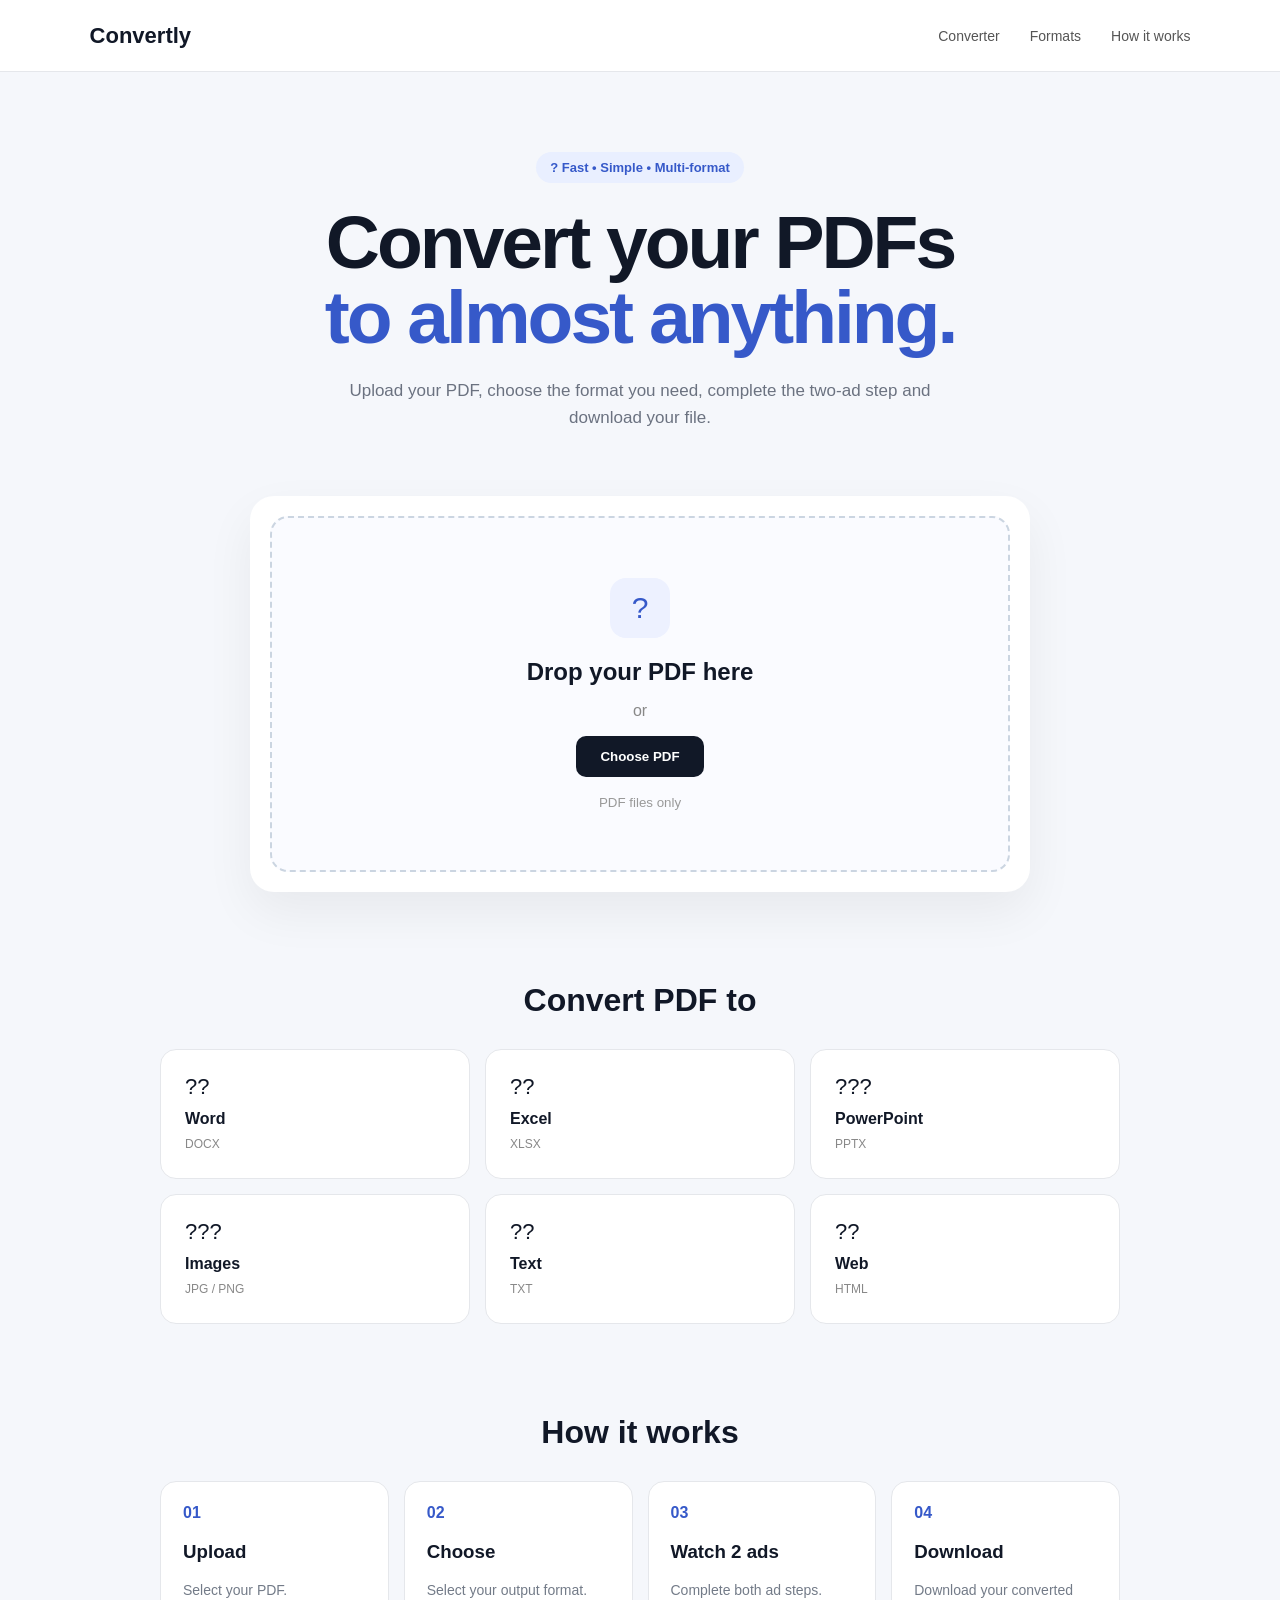
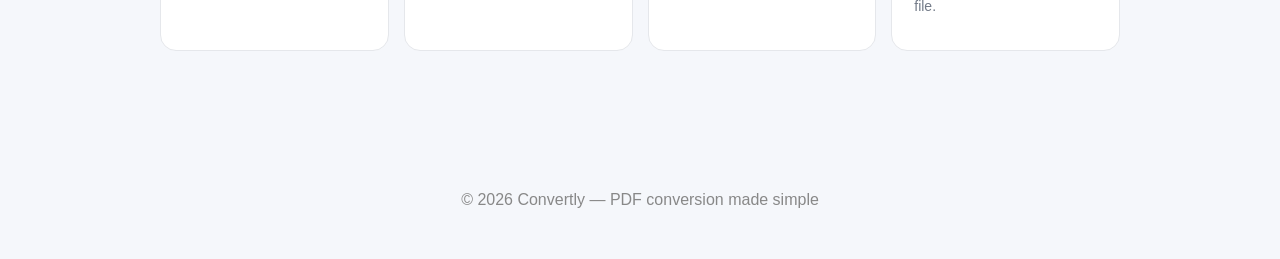
<file: index.html>
<!DOCTYPE html>
<html lang="en">
<head>
    <meta charset="UTF-8">
    <meta name="viewport" content="width=device-width, initial-scale=1.0">
    <title>Convertly - PDF Converter</title>
    <link rel="stylesheet" href="style.css">
</head>

<body>

<header>
    <div class="logo">Convertly</div>

    <nav>
        <a href="#converter">Converter</a>
        <a href="#formats">Formats</a>
        <a href="#how">How it works</a>
    </nav>
</header>


<section class="hero">

    <div class="badge">? Fast • Simple • Multi-format</div>

    <h1>
        Convert your PDFs<br>
        <span>to almost anything.</span>
    </h1>

    <p>
        Upload your PDF, choose the format you need,
        complete the two-ad step and download your file.
    </p>

</section>


<section id="converter" class="converter">

    <!-- Upload Area -->

    <div id="uploadArea" class="upload-area">

        <div class="upload-icon">?</div>

        <h2>Drop your PDF here</h2>

        <p>or</p>

        <button id="chooseButton">
            Choose PDF
        </button>

        <input
            type="file"
            id="fileInput"
            accept=".pdf"
            hidden
        >

        <small>
            PDF files only
        </small>

    </div>


    <!-- File Information -->

    <div id="fileSection" class="file-section hidden">

        <div class="file-info">

            <div class="pdf-icon">
                PDF
            </div>

            <div>
                <strong id="fileName">
                    document.pdf
                </strong>

                <small id="fileSize">
                    0 KB
                </small>
            </div>

            <button id="removeButton">
                ×
            </button>

        </div>


        <label>
            Convert PDF to
        </label>

        <select id="format">

            <option value="docx">
                Word (.DOCX)
            </option>

            <option value="xlsx">
                Excel (.XLSX)
            </option>

            <option value="pptx">
                PowerPoint (.PPTX)
            </option>

            <option value="jpg">
                JPG Image
            </option>

            <option value="png">
                PNG Image
            </option>

            <option value="txt">
                Text (.TXT)
            </option>

            <option value="html">
                HTML
            </option>

        </select>


        <button id="convertButton" class="convert-button">
            Convert PDF
        </button>

        <p id="status"></p>

    </div>

</section>


<!-- AD MODAL -->

<div id="adModal" class="modal hidden">

    <div class="ad-box">

        <div id="adNumber">
            Advertisement 1 of 2
        </div>

        <h2>
            Please wait...
        </h2>

        <div class="advertisement">

            <span>
                ADVERTISEMENT
            </span>

            <div class="ad-content">
                Your advertisement will appear here
            </div>

            <p id="timer">
                10 seconds
            </p>

        </div>

        <button id="continueButton" disabled>
            Continue
        </button>

    </div>

</div>


<section id="formats" class="formats">

    <h2>Convert PDF to</h2>

    <div class="format-grid">

        <div>
            ??
            <strong>Word</strong>
            <span>DOCX</span>
        </div>

        <div>
            ??
            <strong>Excel</strong>
            <span>XLSX</span>
        </div>

        <div>
            ???
            <strong>PowerPoint</strong>
            <span>PPTX</span>
        </div>

        <div>
            ???
            <strong>Images</strong>
            <span>JPG / PNG</span>
        </div>

        <div>
            ??
            <strong>Text</strong>
            <span>TXT</span>
        </div>

        <div>
            ??
            <strong>Web</strong>
            <span>HTML</span>
        </div>

    </div>

</section>


<section id="how" class="how">

    <h2>How it works</h2>

    <div class="steps">

        <div>
            <b>01</b>
            <h3>Upload</h3>
            <p>Select your PDF.</p>
        </div>

        <div>
            <b>02</b>
            <h3>Choose</h3>
            <p>Select your output format.</p>
        </div>

        <div>
            <b>03</b>
            <h3>Watch 2 ads</h3>
            <p>Complete both ad steps.</p>
        </div>

        <div>
            <b>04</b>
            <h3>Download</h3>
            <p>Download your converted file.</p>
        </div>

    </div>

</section>


<footer>
    © 2026 Convertly — PDF conversion made simple
</footer>


<script src="script.js"></script>

</body>
</html>
<!-- Convertly Pages update -->
</file>
<file: style.css>
* {
    box-sizing: border-box;
}

body {
    margin: 0;
    font-family: Arial, sans-serif;
    background: #f5f7fb;
    color: #111827;
}


/* HEADER */

header {
    height: 72px;
    background: white;
    border-bottom: 1px solid #e5e7eb;

    display: flex;
    align-items: center;
    justify-content: space-between;

    padding: 0 7%;
}

.logo {
    font-size: 22px;
    font-weight: bold;
}

nav {
    display: flex;
    gap: 30px;
}

nav a {
    text-decoration: none;
    color: #555;
    font-size: 14px;
}


/* HERO */

.hero {
    text-align: center;
    padding: 80px 20px 45px;
}

.badge {
    display: inline-block;

    padding: 8px 14px;

    border-radius: 30px;

    background: #e9efff;
    color: #3659c9;

    font-size: 13px;
    font-weight: bold;
}

.hero h1 {
    font-size: clamp(42px, 7vw, 75px);

    line-height: 1;

    margin: 22px 0;

    letter-spacing: -3px;
}

.hero h1 span {
    color: #3659c9;
}

.hero p {
    max-width: 650px;

    margin: auto;

    color: #6b7280;

    font-size: 17px;

    line-height: 1.6;
}


/* CONVERTER */

.converter {
    width: 90%;
    max-width: 780px;

    margin: 20px auto;

    padding: 20px;

    background: white;

    border-radius: 24px;

    box-shadow: 0 20px 50px rgba(0,0,0,.06);
}


/* UPLOAD */

.upload-area {
    text-align: center;

    padding: 60px 20px;

    border: 2px dashed #cbd5e1;

    border-radius: 18px;

    background: #fafbff;
}

.upload-icon {
    width: 60px;
    height: 60px;

    margin: auto;

    display: grid;
    place-items: center;

    border-radius: 16px;

    background: #edf1ff;

    color: #3659c9;

    font-size: 30px;
}

.upload-area h2 {
    margin-bottom: 5px;
}

.upload-area p {
    color: #888;
}

.upload-area button,
#continueButton {
    border: none;

    padding: 13px 24px;

    border-radius: 10px;

    background: #111827;

    color: white;

    font-weight: bold;

    cursor: pointer;
}

.upload-area small {
    display: block;

    margin-top: 18px;

    color: #999;
}


/* FILE */

.file-section {
    padding: 10px;
}

.file-info {
    display: flex;

    align-items: center;

    gap: 14px;

    padding: 15px;

    border: 1px solid #e5e7eb;

    border-radius: 14px;

    margin-bottom: 22px;
}

.pdf-icon {
    background: #fee2e2;

    color: #b91c1c;

    padding: 9px;

    border-radius: 8px;

    font-size: 11px;

    font-weight: bold;
}

.file-info small {
    display: block;

    color: #888;

    margin-top: 4px;
}

#removeButton {
    margin-left: auto;

    border: none;

    background: none;

    font-size: 25px;

    color: #888;

    cursor: pointer;
}


/* SELECT */

.file-section label {
    display: block;

    font-weight: bold;

    margin-bottom: 8px;
}

select {
    width: 100%;

    padding: 13px;

    border: 1px solid #d1d5db;

    border-radius: 10px;

    background: white;

    font-size: 15px;
}

.convert-button {
    width: 100%;

    margin-top: 16px;

    padding: 14px;

    border: none;

    border-radius: 10px;

    background: #3659c9;

    color: white;

    font-size: 16px;

    font-weight: bold;

    cursor: pointer;
}

#status {
    text-align: center;

    color: #64748b;

    font-size: 13px;
}


/* FORMATS */

.formats,
.how {
    max-width: 1000px;

    margin: 90px auto;

    padding: 0 20px;
}

.formats h2,
.how h2 {
    text-align: center;

    font-size: 32px;
}

.format-grid {
    display: grid;

    grid-template-columns: repeat(3, 1fr);

    gap: 15px;

    margin-top: 30px;
}

.format-grid div {
    background: white;

    border: 1px solid #e5e7eb;

    border-radius: 16px;

    padding: 24px;

    font-size: 22px;
}

.format-grid strong {
    display: block;

    font-size: 16px;

    margin-top: 10px;
}

.format-grid span {
    color: #888;

    font-size: 12px;
}


/* STEPS */

.steps {
    display: grid;

    grid-template-columns: repeat(4, 1fr);

    gap: 15px;

    margin-top: 30px;
}

.steps div {
    background: white;

    padding: 22px;

    border-radius: 16px;

    border: 1px solid #e5e7eb;
}

.steps b {
    color: #3659c9;
}

.steps p {
    color: #737b88;

    font-size: 14px;
}


/* MODAL */

.modal {
    position: fixed;

    inset: 0;

    background: rgba(17,24,39,.75);

    display: grid;

    place-items: center;

    padding: 20px;

    z-index: 10;
}

.ad-box {
    width: min(500px, 100%);

    background: white;

    border-radius: 20px;

    padding: 28px;

    text-align: center;
}

#adNumber {
    color: #3659c9;

    font-weight: bold;

    font-size: 13px;
}

.advertisement {
    height: 230px;

    margin: 20px 0;

    background: #f1f3f6;

    border-radius: 15px;

    display: flex;

    flex-direction: column;

    justify-content: center;

    align-items: center;

    color: #888;
}

.ad-content {
    margin: 20px;

    font-weight: bold;

    color: #555;
}

#continueButton:disabled {
    opacity: .4;

    cursor: not-allowed;
}


/* FOOTER */

footer {
    text-align: center;

    padding: 50px 20px;

    color: #888;
}


/* HIDDEN */

.hidden {
    display: none;
}


/* MOBILE */

@media(max-width:700px) {

    nav {
        display: none;
    }

    .hero {
        padding-top: 55px;
    }

    .format-grid,
    .steps {
        grid-template-columns: 1fr 1fr;
    }

}

@media(max-width:450px) {

    .format-grid,
    .steps {
        grid-template-columns: 1fr;
    }

}
</file>
